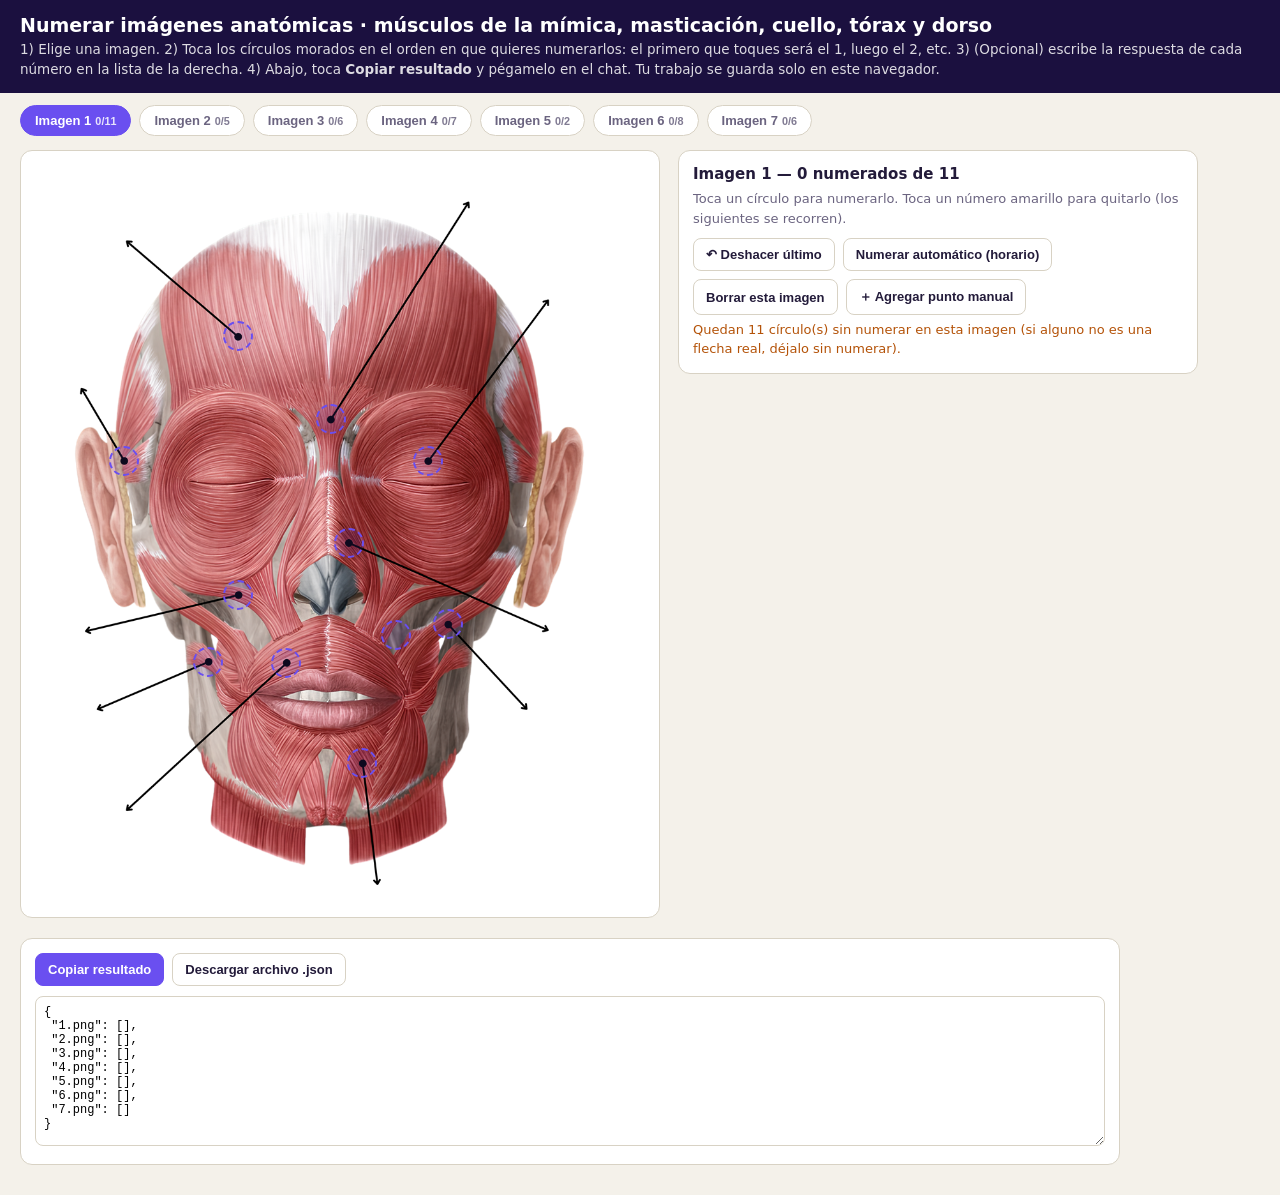
<file: herramientas/numerar-muscular.html>
<!doctype html>
<html lang="es">
<head>
<meta charset="utf-8">
<meta name="viewport" content="width=device-width, initial-scale=1">
<title>Numerar imágenes anatómicas</title>
<style>
  :root{--bg:#f4f1ea;--card:#fff;--ink:#231b3a;--soft:#6b6480;--line:#d8d2c4;--brand:#6a4ff0;--gold:#ffd23f;--ok:#1f9d55;}
  *{box-sizing:border-box}
  body{margin:0;font-family:system-ui,Segoe UI,Arial,sans-serif;background:var(--bg);color:var(--ink);}
  header{padding:14px 20px;background:#1B103F;color:#fff}
  header h1{margin:0;font-size:19px}
  header p{margin:4px 0 0;font-size:13.5px;opacity:.85;line-height:1.45}
  #tabs{display:flex;flex-wrap:wrap;gap:8px;padding:12px 20px 0}
  .tab{border:1.5px solid var(--line);background:var(--card);border-radius:999px;padding:7px 14px;cursor:pointer;font-weight:700;font-size:13px;color:var(--soft)}
  .tab.on{background:var(--brand);border-color:var(--brand);color:#fff}
  .tab.done{border-color:var(--ok)}
  .tab small{font-weight:600;opacity:.85;margin-left:4px}
  main{display:flex;gap:18px;padding:14px 20px 20px;align-items:flex-start;flex-wrap:wrap}
  #stage{flex:0 0 auto}
  #imgwrap{position:relative;width:min(640px,92vw);aspect-ratio:1000/1200;background:#fff;border:1.5px solid var(--line);border-radius:12px;overflow:hidden;user-select:none}
  #imgwrap img{position:absolute;inset:0;width:100%;height:100%;pointer-events:none}
  #layer{position:absolute;inset:0}
  #layer.add{cursor:crosshair}
  .pt{position:absolute;transform:translate(-50%,-50%);width:30px;height:30px;border-radius:50%;cursor:pointer;
      display:flex;align-items:center;justify-content:center;font-weight:800;font-size:14px;padding:0}
  .pt.free{background:rgba(106,79,240,.12);border:2.5px dashed var(--brand);color:transparent}
  .pt.free:hover{background:rgba(106,79,240,.35)}
  .pt.num{background:var(--gold);border:2.5px solid #000;color:#000}
  .pt.hl{outline:3px solid var(--brand);outline-offset:2px}
  #side{flex:1 1 320px;max-width:520px;background:var(--card);border:1.5px solid var(--line);border-radius:12px;padding:14px}
  #side h2{margin:0 0 6px;font-size:15px}
  #hint{font-size:13px;color:var(--soft);line-height:1.5;margin:0 0 10px}
  .row{display:flex;gap:8px;align-items:center;margin:6px 0}
  .row .n{flex:0 0 28px;height:28px;border-radius:50%;background:var(--gold);border:2px solid #000;font-weight:800;font-size:13px;display:flex;align-items:center;justify-content:center}
  .row input{flex:1;padding:7px 9px;border:1.5px solid var(--line);border-radius:8px;font-size:13.5px}
  .row input:focus{outline:none;border-color:var(--brand)}
  .row button{border:none;background:none;cursor:pointer;color:var(--soft);font-size:16px}
  .btns{display:flex;flex-wrap:wrap;gap:8px;margin:10px 0 0}
  button.b{border:1.5px solid var(--line);background:var(--card);border-radius:8px;padding:8px 12px;cursor:pointer;font-weight:700;font-size:13px;color:var(--ink)}
  button.b:hover{border-color:var(--brand)}
  button.b.primary{background:var(--brand);border-color:var(--brand);color:#fff}
  button.b.on{background:#ece8ff;border-color:var(--brand)}
  #export{padding:0 20px 30px}
  #export .card{background:var(--card);border:1.5px solid var(--line);border-radius:12px;padding:14px;max-width:1100px}
  textarea{width:100%;height:150px;border:1.5px solid var(--line);border-radius:8px;padding:8px;font-family:Consolas,monospace;font-size:12px}
  #msg{font-size:13px;color:var(--ok);font-weight:700;margin-left:6px}
  #warn{font-size:13px;color:#b45309;margin:6px 0 0;line-height:1.45}
</style>
</head>
<body>
<header>
  <h1>Numerar imágenes anatómicas · músculos de la mímica, masticación, cuello, tórax y dorso</h1>
  <p>1) Elige una imagen. 2) Toca los círculos morados en el orden en que quieres numerarlos: el primero que toques será el 1, luego el 2, etc. 3) (Opcional) escribe la respuesta de cada número en la lista de la derecha. 4) Abajo, toca <b>Copiar resultado</b> y pégamelo en el chat. Tu trabajo se guarda solo en este navegador.</p>
</header>
<nav id="tabs"></nav>
<main>
  <section id="stage"><div id="imgwrap"><img id="img" alt=""><div id="layer"></div></div></section>
  <aside id="side">
    <h2 id="sideTitle"></h2>
    <p id="hint">Toca un círculo para numerarlo. Toca un número amarillo para quitarlo (los siguientes se recorren).</p>
    <div id="list"></div>
    <div class="btns">
      <button class="b" id="bUndo">↶ Deshacer último</button>
      <button class="b" id="bAuto">Numerar automático (horario)</button>
      <button class="b" id="bClear">Borrar esta imagen</button>
      <button class="b" id="bAdd">＋ Agregar punto manual</button>
    </div>
    <p id="warn"></p>
  </aside>
</main>
<section id="export"><div class="card">
  <div class="btns" style="margin:0 0 10px">
    <button class="b primary" id="bCopy">Copiar resultado</button>
    <button class="b" id="bDown">Descargar archivo .json</button><span id="msg"></span>
  </div>
  <textarea id="out" readonly></textarea>
</div></section>
<script>
const IMGS = ["1.png","2.png","3.png","4.png","5.png","6.png","7.png"];
const CAND = {"1.png":[{"x":48.52,"y":35.01},{"x":63.81,"y":40.44},{"x":51.37,"y":51.14},{"x":66.92,"y":61.77},{"x":58.8,"y":63.11},{"x":53.52,"y":79.9},{"x":41.59,"y":66.79},{"x":29.35,"y":66.65},{"x":34.05,"y":57.92},{"x":16.13,"y":40.41},{"x":33.99,"y":24.2}],"2.png":[{"x":57.22,"y":37.31},{"x":50.66,"y":70.17},{"x":26.64,"y":79.25},{"x":32.93,"y":71.34},{"x":10.28,"y":84.69}],"3.png":[{"x":56.5,"y":33.53},{"x":58.64,"y":41.67},{"x":72.32,"y":42.66},{"x":50.2,"y":68.39},{"x":36.95,"y":66.17},{"x":44.91,"y":45.12}],"4.png":[{"x":60.51,"y":29.19},{"x":60.46,"y":42.54},{"x":60.8,"y":55.03},{"x":45.3,"y":62.11},{"x":25.62,"y":67.17},{"x":43.04,"y":48.11},{"x":48.99,"y":26.7}],"5.png":[{"x":75.15,"y":34.12},{"x":26.87,"y":50.07}],"6.png":[{"x":55.46,"y":22.24},{"x":59.92,"y":29.48},{"x":52.68,"y":36.44},{"x":58.98,"y":61.44},{"x":38.75,"y":59.19},{"x":44.26,"y":42.58},{"x":40.25,"y":30.08},{"x":43.79,"y":23.62}],"7.png":[{"x":50.53,"y":35.32},{"x":52.54,"y":44.82},{"x":67.49,"y":44.56},{"x":55.51,"y":60.31},{"x":25.14,"y":57.49},{"x":42.26,"y":41.27}]};
const KEY = "muscular-numeracion-v1";
let S; try { S = JSON.parse(localStorage.getItem(KEY)) || {}; } catch(e){ S = {}; }
IMGS.forEach(f=>{ if(!S[f]) S[f] = { order:[], manual:[], ans:{} }; });
let cur = IMGS[0], addMode = false;
const $ = id => document.getElementById(id);
function save(){ try{ localStorage.setItem(KEY, JSON.stringify(S)); }catch(e){} }
function points(f){
  const c = (CAND[f]||[]).map((p,i)=>({id:"c"+i,x:p.x,y:p.y}));
  return c.concat(S[f].manual);
}
function byId(f,id){ return points(f).find(p=>p.id===id); }
function refresh(){ save(); draw(); exportText(); }

function draw(){
  // pestañas
  $("tabs").innerHTML = "";
  IMGS.forEach(f=>{
    const tot = points(f).length, n = S[f].order.length;
    const b = document.createElement("button");
    b.className = "tab"+(f===cur?" on":"")+(n>0&&n===tot?" done":"");
    b.innerHTML = "Imagen "+f.replace(".png","")+"<small>"+n+"/"+tot+"</small>";
    b.onclick = ()=>{ cur=f; draw(); };
    $("tabs").appendChild(b);
  });
  $("img").src = "../assets/img/muscular/mimica-masticacion-cuello-torax-dorso/"+cur;
  $("sideTitle").textContent = "Imagen "+cur.replace(".png","")+" — "+S[cur].order.length+" numerados de "+points(cur).length;
  // puntos
  const layer = $("layer"); layer.innerHTML = ""; layer.className = addMode ? "add" : "";
  points(cur).forEach(p=>{
    const k = S[cur].order.indexOf(p.id);
    const b = document.createElement("button");
    b.className = "pt "+(k>=0?"num":"free"); b.id = "pt-"+p.id;
    b.style.left = p.x+"%"; b.style.top = p.y+"%";
    b.textContent = k>=0 ? (k+1) : "";
    b.title = k>=0 ? "Toca para quitar el número "+(k+1) : "Toca para numerar";
    b.onclick = ev=>{ ev.stopPropagation();
      if(k>=0){ S[cur].order.splice(k,1); } else { S[cur].order.push(p.id); }
      refresh(); };
    layer.appendChild(b);
  });
  // lista de respuestas
  const list = $("list"); list.innerHTML = "";
  S[cur].order.forEach((id,i)=>{
    const row = document.createElement("div"); row.className = "row";
    row.innerHTML = '<span class="n">'+(i+1)+'</span>';
    const inp = document.createElement("input");
    inp.placeholder = "Respuesta (opcional). Varias válidas: sepáralas con  /";
    inp.value = S[cur].ans[id] || "";
    inp.oninput = ()=>{ S[cur].ans[id] = inp.value; save(); exportText(); };
    inp.onfocus = ()=>{ const e=$("pt-"+id); if(e) e.classList.add("hl"); };
    inp.onblur = ()=>{ const e=$("pt-"+id); if(e) e.classList.remove("hl"); };
    row.appendChild(inp);
    const x = document.createElement("button"); x.textContent = "✕"; x.title = "Quitar este número";
    x.onclick = ()=>{ S[cur].order.splice(i,1); refresh(); };
    row.appendChild(x);
    list.appendChild(row);
  });
  const sin = points(cur).length - S[cur].order.length;
  $("warn").textContent = sin>0 ? "Quedan "+sin+" círculo(s) sin numerar en esta imagen (si alguno no es una flecha real, déjalo sin numerar)." : "";
  $("bAdd").className = "b"+(addMode?" on":"");
  $("hint").textContent = addMode
    ? "Modo agregar punto: toca sobre la imagen donde quieras un punto nuevo (se numera solo). Vuelve a tocar el botón para salir."
    : "Toca un círculo para numerarlo. Toca un número amarillo para quitarlo (los siguientes se recorren).";
}

$("layer").onclick = ev=>{
  if(!addMode) return;
  const r = $("layer").getBoundingClientRect();
  const x = Math.round((ev.clientX-r.left)/r.width*10000)/100, y = Math.round((ev.clientY-r.top)/r.height*10000)/100;
  const id = "m"+Date.now();
  S[cur].manual.push({id,x,y}); S[cur].order.push(id); refresh();
};
$("bAdd").onclick = ()=>{ addMode = !addMode; draw(); };
$("bUndo").onclick = ()=>{ S[cur].order.pop(); refresh(); };
$("bClear").onclick = ()=>{ if(confirm("¿Borrar la numeración y las respuestas de esta imagen?")){ S[cur]={order:[],manual:[],ans:{}}; refresh(); } };
$("bAuto").onclick = ()=>{
  const pts = points(cur); if(!pts.length) return;
  const cx = pts.reduce((s,p)=>s+p.x,0)/pts.length, cy = pts.reduce((s,p)=>s+p.y,0)/pts.length;
  const ang = p=>{ let a = Math.atan2(p.x-cx, -(p.y-cy)); return a<0 ? a+2*Math.PI : a; };
  S[cur].order = pts.slice().sort((a,b)=>ang(a)-ang(b)).map(p=>p.id); refresh();
};

function result(){
  const out = {};
  IMGS.forEach(f=>{
    out[f] = S[f].order.map((id,i)=>{
      const p = byId(f,id); const o = { n:i+1, x:p.x, y:p.y };
      const a = (S[f].ans[id]||"").split("/").map(s=>s.trim()).filter(Boolean);
      if(a.length) o.answers = a;
      return o;
    });
  });
  return out;
}
function exportText(){ $("out").value = JSON.stringify(result(), null, 1); }
$("bCopy").onclick = async ()=>{
  exportText(); $("out").select();
  try{ await navigator.clipboard.writeText($("out").value); $("msg").textContent = "¡Copiado! Pégalo en el chat."; }
  catch(e){ document.execCommand("copy"); $("msg").textContent = "Copiado (si no, selecciona el cuadro y usa Ctrl+C)."; }
};
$("bDown").onclick = ()=>{
  exportText();
  const a = document.createElement("a");
  a.href = URL.createObjectURL(new Blob([$("out").value],{type:"application/json"}));
  a.download = "numeracion-muscular.json"; a.click();
};
refresh();
</script>
</body>
</html>
</file>
